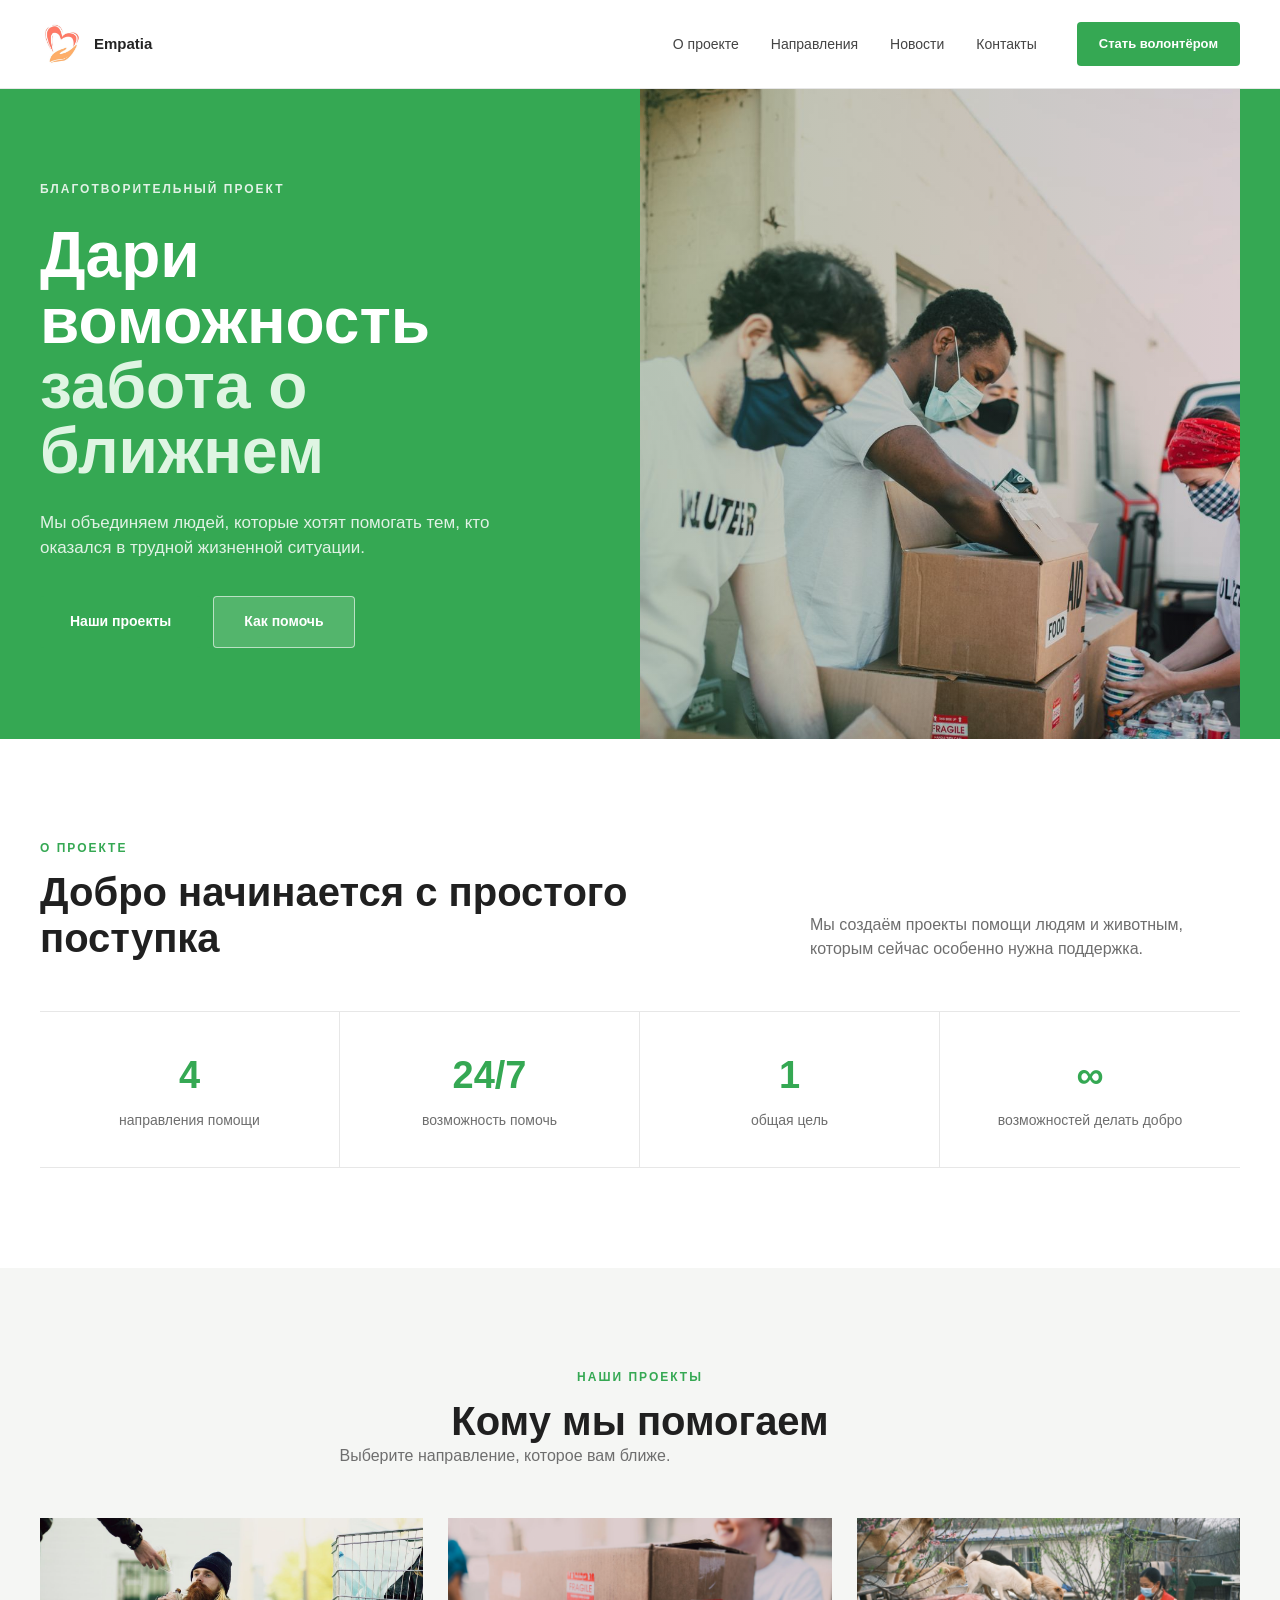
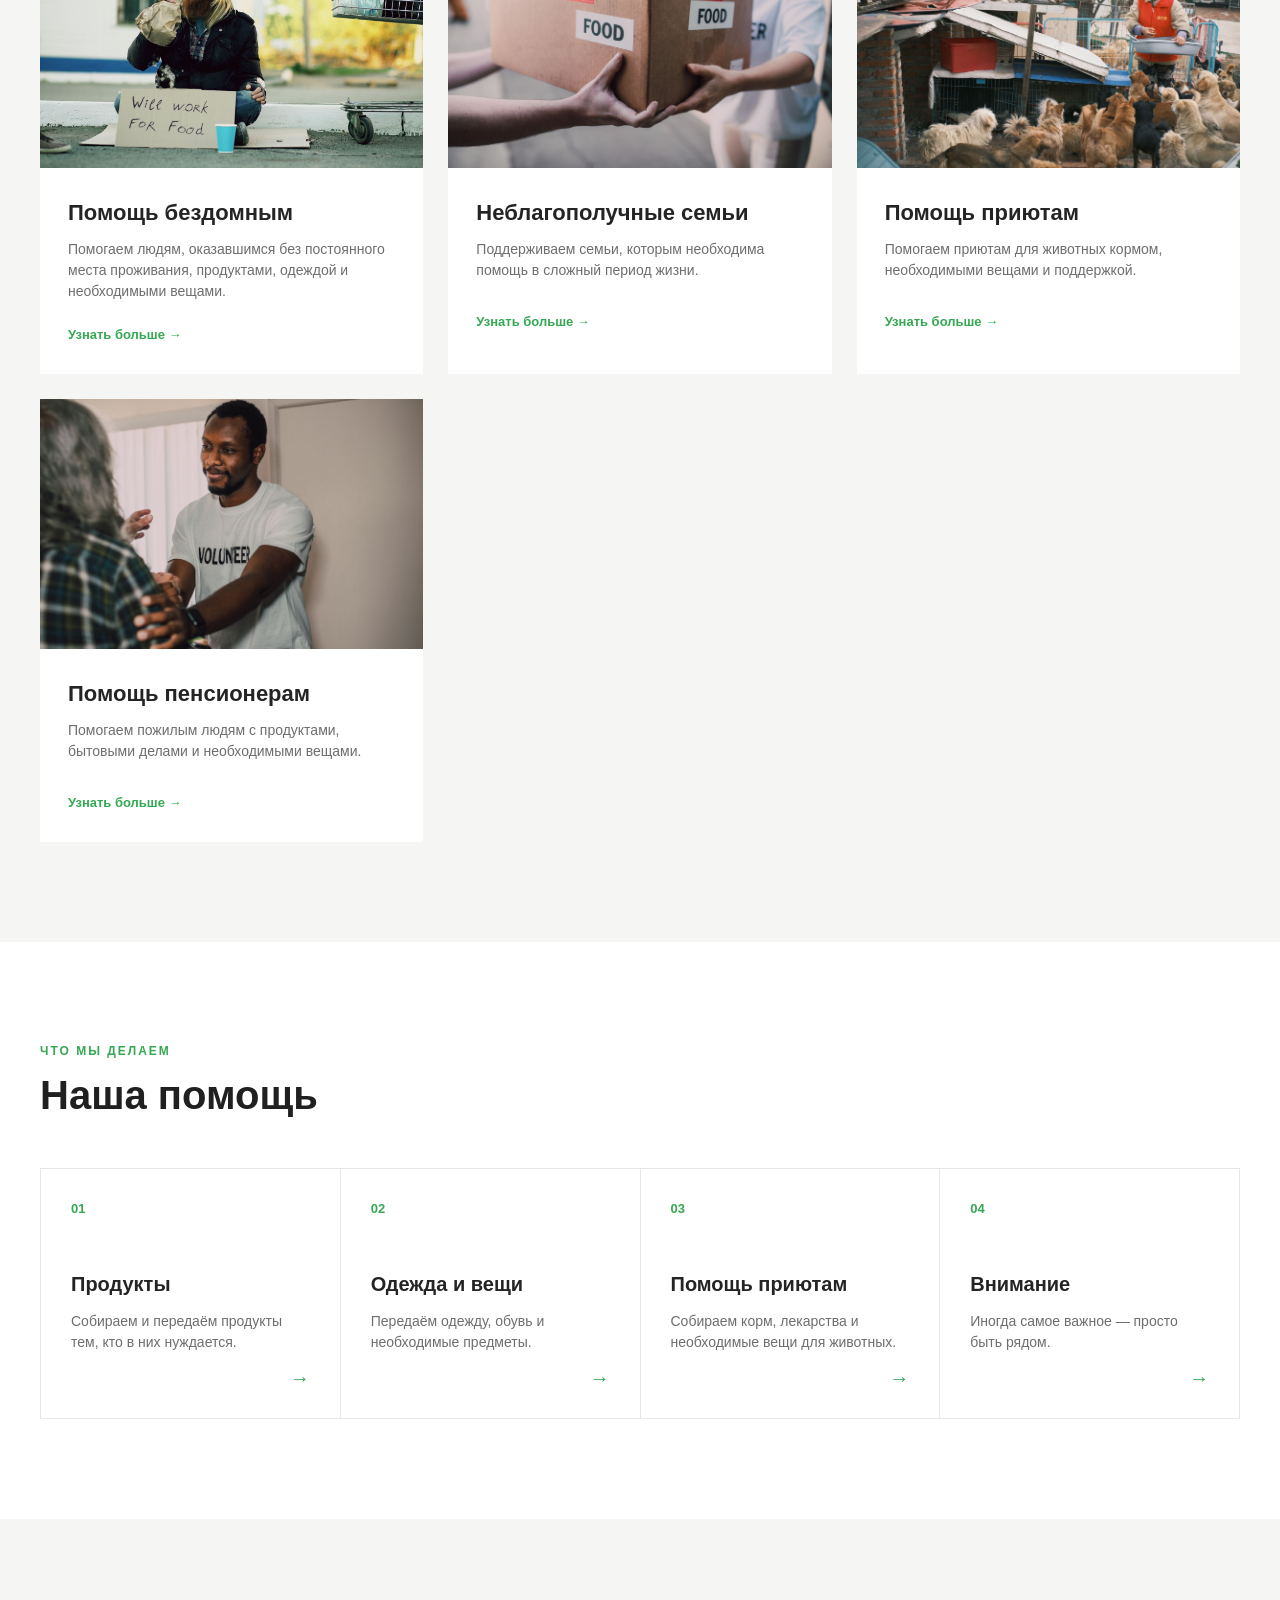
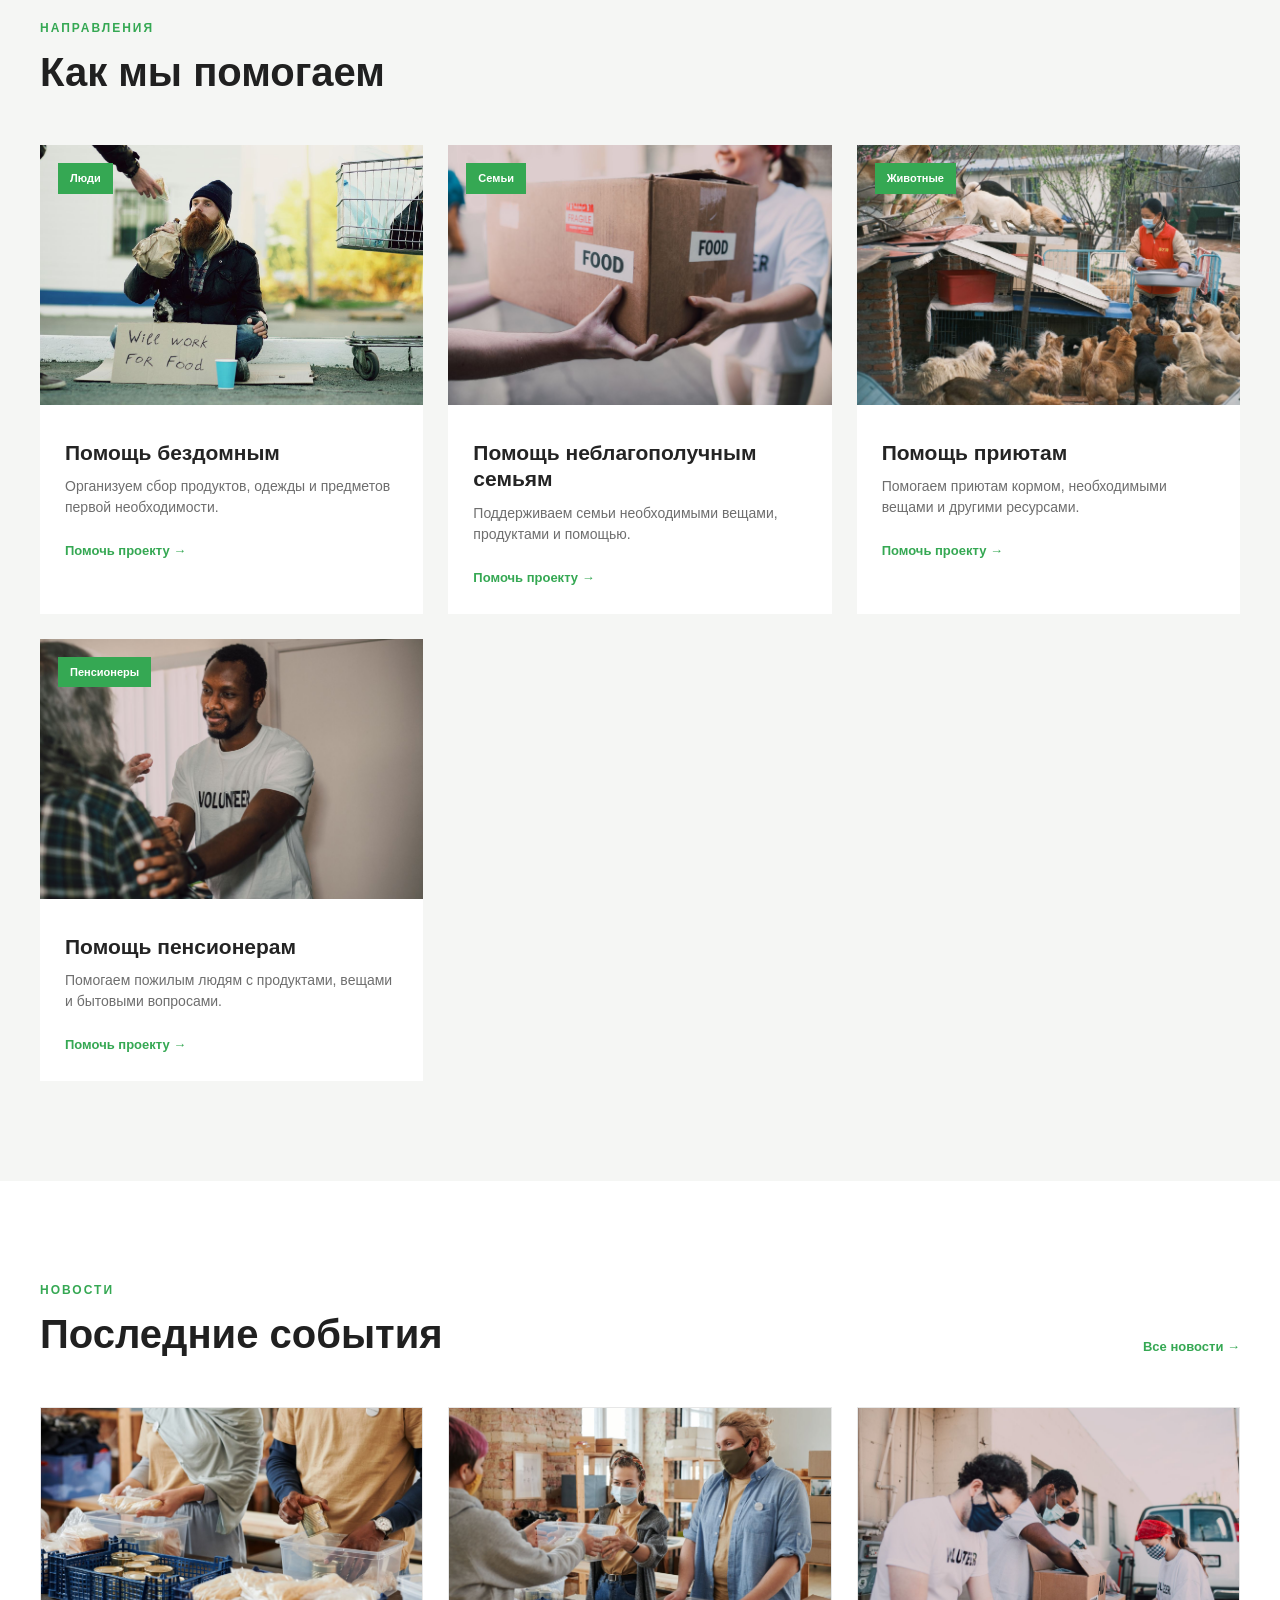
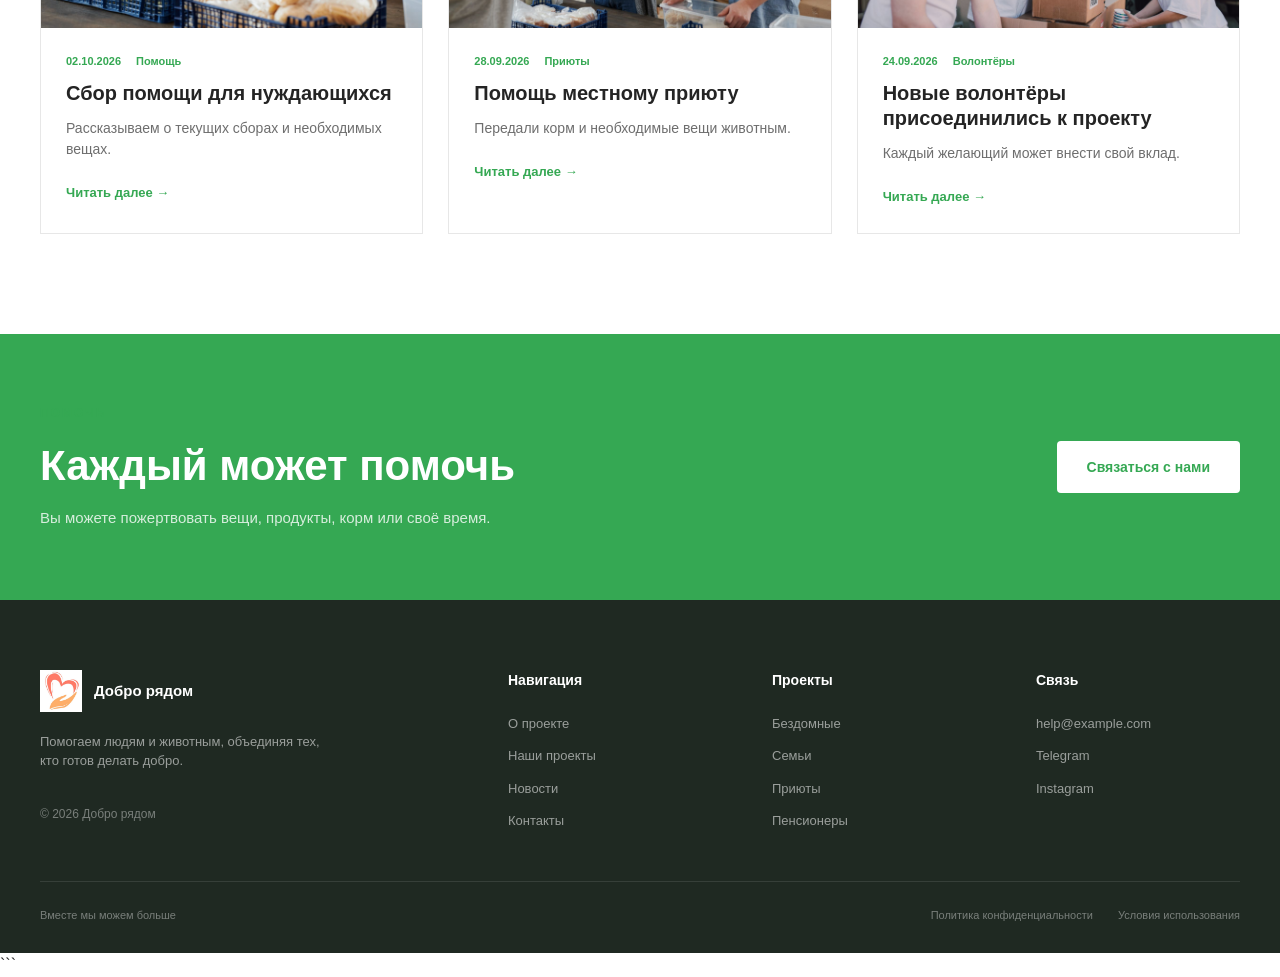
<file: index.html>
<!DOCTYPE html>
<html lang="ru">

<head>
    <meta charset="UTF-8">
    <meta name="viewport" content="width=device-width, initial-scale=1.0">

    <title>Добро рядом — помощь тем, кто нуждается</title>

    <link rel="stylesheet" href="css/style.css">
</head>

<body>

<header class="header">

    <div class="container header__inner">

        <a href="#" class="logo">

            <div class="logo__icon">
                <img src="images/logo.jpg" alt="text">
            </div>

            <div class="logo__text">
                Empatia
            </div>

        </a>


        <nav class="nav">

            <a href="#about">О проекте</a>
            <a href="#projects">Направления</a>
            <a href="#news">Новости</a>
            <a href="#contacts">Контакты</a>

        </nav>


        <div class="header__actions">

            <a href="volunteer.html" class="header__button">
                Стать волонтёром
            </a>

        </div>


        <button class="menu-button">

            <span></span>
            <span></span>
            <span></span>

        </button>

    </div>

</header>


<main>


<section class="hero">

    <div class="container hero__inner">

        <div class="hero__content">

            <div class="hero__label">
                БЛАГОТВОРИТЕЛЬНЫЙ ПРОЕКТ
            </div>


            <h1>

                Дари воможность
                <span>забота о ближнем</span>

            </h1>


            <p>

                Мы объединяем людей, которые хотят
                помогать тем, кто оказался в трудной
                жизненной ситуации.

            </p>


            <div class="hero__buttons">

                <a href="#projects" class="button">
                    Наши проекты
                </a>

                <a href="volunteer.html" class="button button--light">
    Как помочь
</a>
                </a>

            </div>

        </div>


      <div class="hero__image">
    <img src="images/hero.jpg" alt="Помощь людям">
</div>

    </div>

</section>



<!-- =========================
     ABOUT
========================= -->

<section class="about" id="about">

    <div class="container">


        <div class="section-heading">

            <div>

                <span class="section-label">
                    О ПРОЕКТЕ
                </span>

                <h2>
                    Добро начинается
                    с простого поступка
                </h2>

            </div>


            <p>

                Мы создаём проекты помощи людям
                и животным, которым сейчас особенно
                нужна поддержка.

            </p>

        </div>


        <div class="stats">


            <div class="stat">

                <strong>4</strong>

                <span>
                    направления помощи
                </span>

            </div>


            <div class="stat">

                <strong>24/7</strong>

                <span>
                    возможность помочь
                </span>

            </div>


            <div class="stat">

                <strong>1</strong>

                <span>
                    общая цель
                </span>

            </div>


            <div class="stat">

                <strong>∞</strong>

                <span>
                    возможностей делать добро
                </span>

            </div>


        </div>

    </div>

</section>



<!-- =========================
     PROJECTS
========================= -->

<section class="choice" id="projects">

    <div class="container">


        <div class="section-heading center">

            <span class="section-label">
                НАШИ ПРОЕКТЫ
            </span>


            <h2>
                Кому мы помогаем
            </h2>


            <p>

                Выберите направление,
                которое вам ближе.

            </p>

        </div>



        <div class="choice__grid">


            <!-- БЕЗДОМНЫЕ -->

            <a href="#homeless" class="choice-card">

                <div class="choice-card__image">

                    <img
                        src="images/card-1.jpg"
                        alt="Помощь бездомным"
                    >

                </div>


                <div class="choice-card__content">

                    <h3>
                        Помощь бездомным
                    </h3>


                    <p>

                        Помогаем людям, оказавшимся
                        без постоянного места проживания,
                        продуктами, одеждой и необходимыми
                        вещами.

                    </p>


                    <span>
                        Узнать больше →
                    </span>

                </div>

            </a>



            <!-- СЕМЬИ -->

            <a href="#families" class="choice-card">

                <div class="choice-card__image">

                    <img
                        src="images/card-2.jpg"
                        alt="Помощь семьям"
                    >

                </div>


                <div class="choice-card__content">

                    <h3>
                        Неблагополучные семьи
                    </h3>


                    <p>

                        Поддерживаем семьи,
                        которым необходима помощь
                        в сложный период жизни.

                    </p>


                    <span>
                        Узнать больше →
                    </span>

                </div>

            </a>



            <!-- ПРИЮТЫ -->

            <a href="#shelters" class="choice-card">

                <div class="choice-card__image">

                    <img
                        src="images/card-3.jpg"
                        alt="Помощь приютам"
                    >

                </div>


                <div class="choice-card__content">

                    <h3>
                        Помощь приютам
                    </h3>


                    <p>

                        Помогаем приютам для животных
                        кормом, необходимыми вещами
                        и поддержкой.

                    </p>


                    <span>
                        Узнать больше →
                    </span>

                </div>

            </a>



            <!-- ПЕНСИОНЕРЫ -->

            <a href="#elderly" class="choice-card">

                <div class="choice-card__image">

                    <img
                        src="images/card-4.jpg"
                        alt="Помощь пенсионерам"
                    >

                </div>


                <div class="choice-card__content">

                    <h3>
                        Помощь пенсионерам
                    </h3>


                    <p>

                        Помогаем пожилым людям
                        с продуктами, бытовыми делами
                        и необходимыми вещами.

                    </p>


                    <span>
                        Узнать больше →
                    </span>

                </div>

            </a>


        </div>

    </div>

</section>



<!-- =========================
     DIRECTIONS
========================= -->

<section class="directions">

    <div class="container">


        <div class="section-heading">

            <div>

                <span class="section-label">
                    ЧТО МЫ ДЕЛАЕМ
                </span>


                <h2>
                    Наша помощь
                </h2>

            </div>

        </div>



        <div class="directions__grid">


            <a href="#help" class="direction">

                <div class="direction__number">
                    01
                </div>


                <h3>
                    Продукты
                </h3>


                <p>
                    Собираем и передаём продукты
                    тем, кто в них нуждается.
                </p>


                <span>
                    →
                </span>

            </a>



            <a href="#help" class="direction">

                <div class="direction__number">
                    02
                </div>


                <h3>
                    Одежда и вещи
                </h3>


                <p>
                    Передаём одежду, обувь
                    и необходимые предметы.
                </p>


                <span>
                    →
                </span>

            </a>



            <a href="#help" class="direction">

                <div class="direction__number">
                    03
                </div>


                <h3>
                    Помощь приютам
                </h3>


                <p>
                    Собираем корм, лекарства
                    и необходимые вещи для животных.
                </p>


                <span>
                    →
                </span>

            </a>



            <a href="#help" class="direction">

                <div class="direction__number">
                    04
                </div>


                <h3>
                    Внимание
                </h3>


                <p>
                    Иногда самое важное —
                    просто быть рядом.
                </p>


                <span>
                    →
                </span>

            </a>


        </div>

    </div>

</section>



<!-- =========================
     PROJECT DETAILS
========================= -->

<section class="projects">

    <div class="container">


        <div class="section-heading">

            <div>

                <span class="section-label">
                    НАПРАВЛЕНИЯ
                </span>


                <h2>
                    Как мы помогаем
                </h2>

            </div>

        </div>



        <div class="projects__grid">


            <article class="project" id="homeless">

                <div class="project__image">

                    <img
                        src="images/card-1.jpg"
                        alt="Помощь бездомным"
                    >

                    <span class="project__tag">
                        Люди
                    </span>

                </div>


                <div class="project__content">

                    <h3>
                        Помощь бездомным
                    </h3>


                    <p>

                        Организуем сбор продуктов,
                        одежды и предметов первой
                        необходимости.

                    </p>


                    <a href="#help">
                        Помочь проекту →
                    </a>

                </div>

            </article>



            <article class="project" id="families">

                <div class="project__image">

                    <img
                        src="images/card-2.jpg"
                        alt="Помощь семьям"
                    >

                    <span class="project__tag">
                        Семьи
                    </span>

                </div>


                <div class="project__content">

                    <h3>
                        Помощь неблагополучным семьям
                    </h3>


                    <p>

                        Поддерживаем семьи
                        необходимыми вещами,
                        продуктами и помощью.

                    </p>


                    <a href="#help">
                        Помочь проекту →
                    </a>

                </div>

            </article>



            <article class="project" id="shelters">

                <div class="project__image">

                    <img
                        src="images/card-3.jpg"
                        alt="Помощь приютам"
                    >

                    <span class="project__tag">
                        Животные
                    </span>

                </div>


                <div class="project__content">

                    <h3>
                        Помощь приютам
                    </h3>


                    <p>

                        Помогаем приютам кормом,
                        необходимыми вещами
                        и другими ресурсами.

                    </p>


                    <a href="#help">
                        Помочь проекту →
                    </a>

                </div>

            </article>



            <article class="project" id="elderly">

                <div class="project__image">

                    <img
                        src="images/card-4.jpg"
                        alt="Помощь пенсионерам"
                    >

                    <span class="project__tag">
                        Пенсионеры
                    </span>

                </div>


                <div class="project__content">

                    <h3>
                        Помощь пенсионерам
                    </h3>


                    <p>

                        Помогаем пожилым людям
                        с продуктами, вещами
                        и бытовыми вопросами.

                    </p>


                    <a href="#help">
                        Помочь проекту →
                    </a>

                </div>

            </article>


        </div>

    </div>

</section>



<!-- =========================
     NEWS
========================= -->

<section class="news" id="news">

    <div class="container">


        <div class="section-heading">

            <div>

                <span class="section-label">
                    НОВОСТИ
                </span>


                <h2>
                    Последние события
                </h2>

            </div>


            <a href="#" class="more">
                Все новости →
            </a>

        </div>



        <div class="news__grid">


            <article class="news-card">

                <img
                    src="images/news/news-1.jpg"
                    alt="Новость"
                >


                <div class="news-card__content">

                    <div class="news-card__meta">

                        <span>
                            02.10.2026
                        </span>

                        <span>
                            Помощь
                        </span>

                    </div>


                    <h3>
                        Сбор помощи для нуждающихся
                    </h3>


                    <p>

                        Рассказываем о текущих
                        сборах и необходимых вещах.

                    </p>


                    <a href="#">
                        Читать далее →
                    </a>

                </div>

            </article>



            <article class="news-card">

                <img
                    src="images/news/news-2.jpg"
                    alt="Новость"
                >


                <div class="news-card__content">

                    <div class="news-card__meta">

                        <span>
                            28.09.2026
                        </span>

                        <span>
                            Приюты
                        </span>

                    </div>


                    <h3>
                        Помощь местному приюту
                    </h3>


                    <p>

                        Передали корм и необходимые
                        вещи животным.

                    </p>


                    <a href="#">
                        Читать далее →
                    </a>

                </div>

            </article>



            <article class="news-card">

                <img
                    src="images/news/news-3.jpg"
                    alt="Новость"
                >


                <div class="news-card__content">

                    <div class="news-card__meta">

                        <span>
                            24.09.2026
                        </span>

                        <span>
                            Волонтёры
                        </span>

                    </div>


                    <h3>
                        Новые волонтёры присоединились
                        к проекту
                    </h3>


                    <p>

                        Каждый желающий может
                        внести свой вклад.

                    </p>


                    <a href="#">
                        Читать далее →
                    </a>

                </div>

            </article>


        </div>

    </div>

</section>



<!-- =========================
     HELP
========================= -->

<section class="cta" id="help">

    <div class="container">

        <div class="cta__inner">

            <div>

                <span class="section-label">
                    ПОМОЧЬ
                </span>


                <h2>
                    Каждый может помочь
                </h2>


                <p>

                    Вы можете пожертвовать вещи,
                    продукты, корм или своё время.

                </p>

            </div>


            <a href="mailto:help@example.com"
               class="button button--white">

                Связаться с нами

            </a>

        </div>

    </div>

</section>


</main>



<!-- =========================
     FOOTER
========================= -->

<footer class="footer" id="contacts">

    <div class="container">


        <div class="footer__grid">


            <div class="footer__brand">

                <a href="#" class="logo">

                    <div class="logo__icon">

                        <img
                            src="images/logo.jpg"
                            alt="Добро рядом"
                        >

                    </div>


                    <div class="logo__text">
                        Добро рядом
                    </div>

                </a>


                <p>

                    Помогаем людям и животным,
                    объединяя тех, кто готов
                    делать добро.

                </p>


                <span class="copyright">

                    © 2026 Добро рядом

                </span>

            </div>



            <div class="footer__column">

                <h3>
                    Навигация
                </h3>

                <a href="#about">
                    О проекте
                </a>

                <a href="#projects">
                    Наши проекты
                </a>

                <a href="#news">
                    Новости
                </a>

                <a href="#contacts">
                    Контакты
                </a>

            </div>



            <div class="footer__column">

                <h3>
                    Проекты
                </h3>

                <a href="#homeless">
                    Бездомные
                </a>

                <a href="#families">
                    Семьи
                </a>

                <a href="#shelters">
                    Приюты
                </a>

                <a href="#elderly">
                    Пенсионеры
                </a>

            </div>



            <div class="footer__column">

                <h3>
                    Связь
                </h3>

                <a href="mailto:help@example.com">
                    help@example.com
                </a>

                <a href="#">
                    Telegram
                </a>

                <a href="#">
                    Instagram
                </a>

            </div>


        </div>



        <div class="footer__bottom">

            <span>
                Вместе мы можем больше
            </span>


            <div>

                <a href="#">
                    Политика конфиденциальности
                </a>

                <a href="#">
                    Условия использования
                </a>

            </div>

        </div>

    </div>

</footer>



<script src="js/script.js"></script>

</body>

</html>
```
</file>
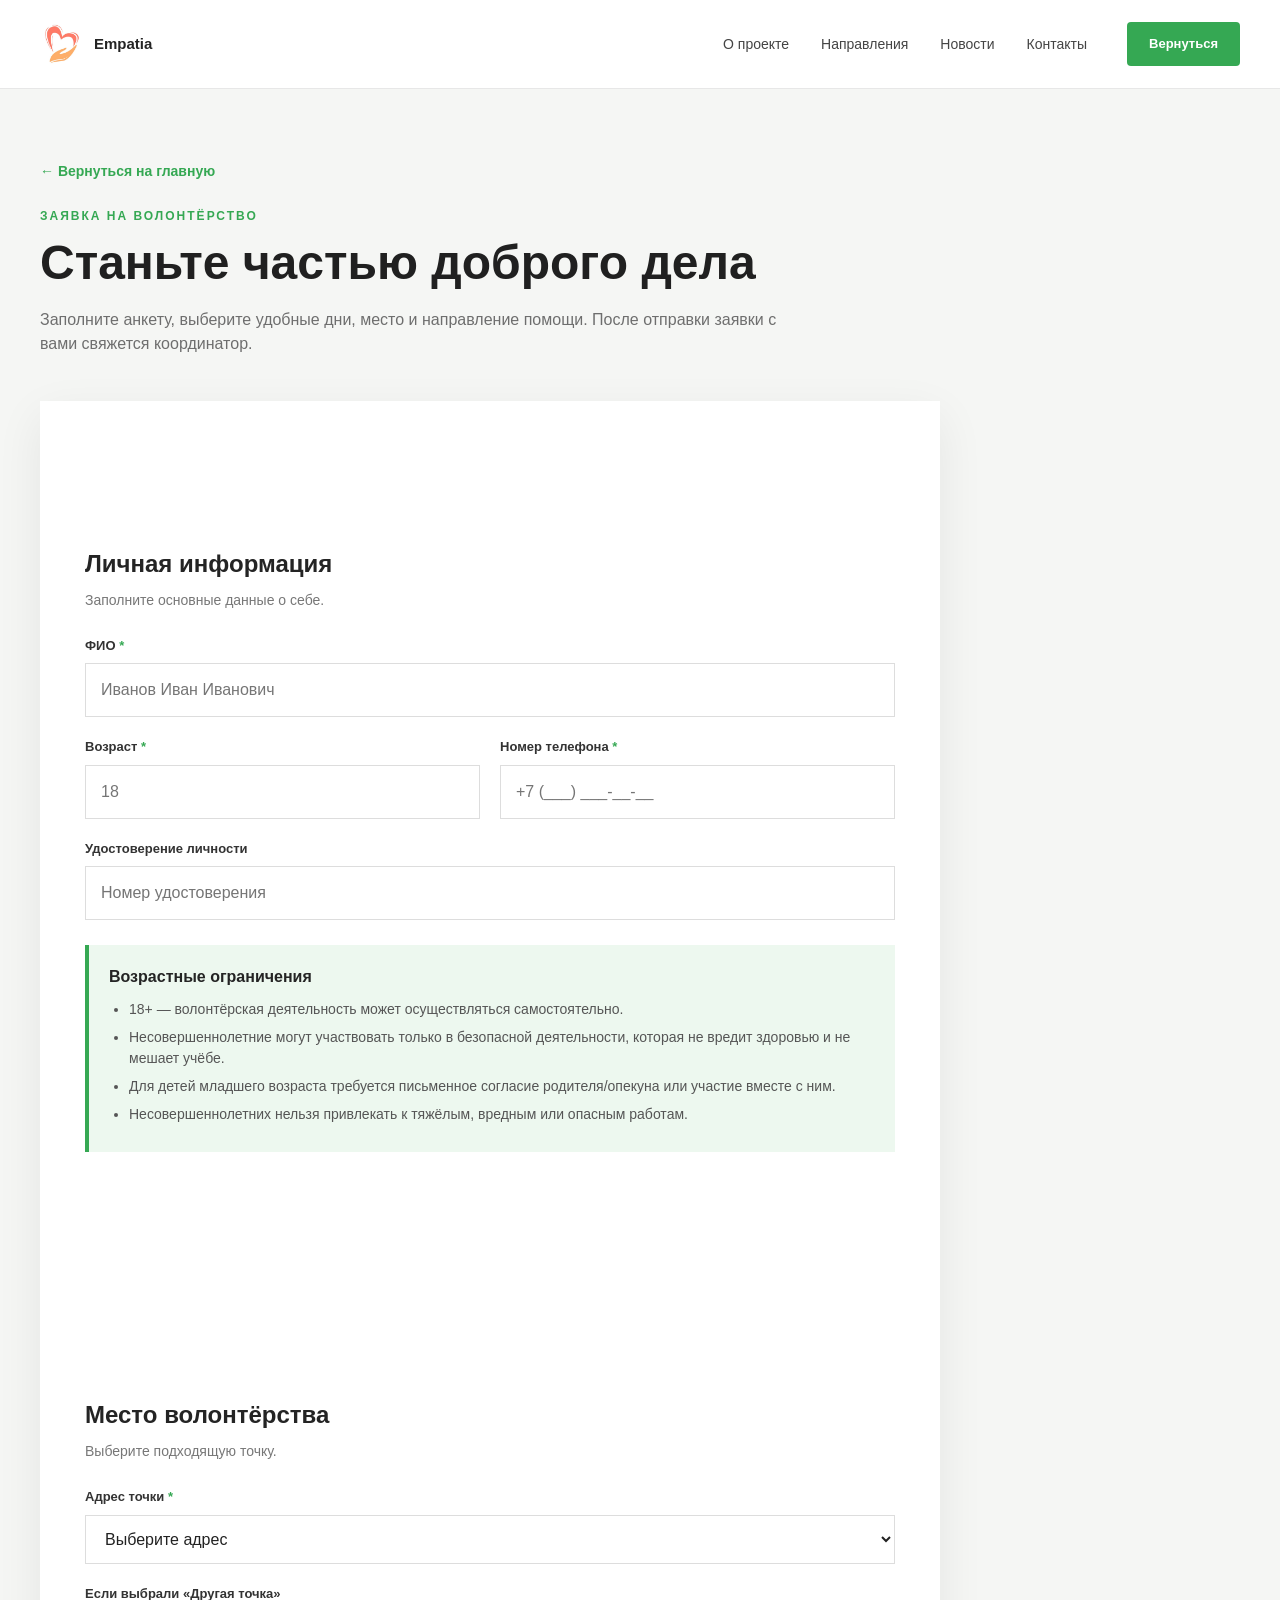
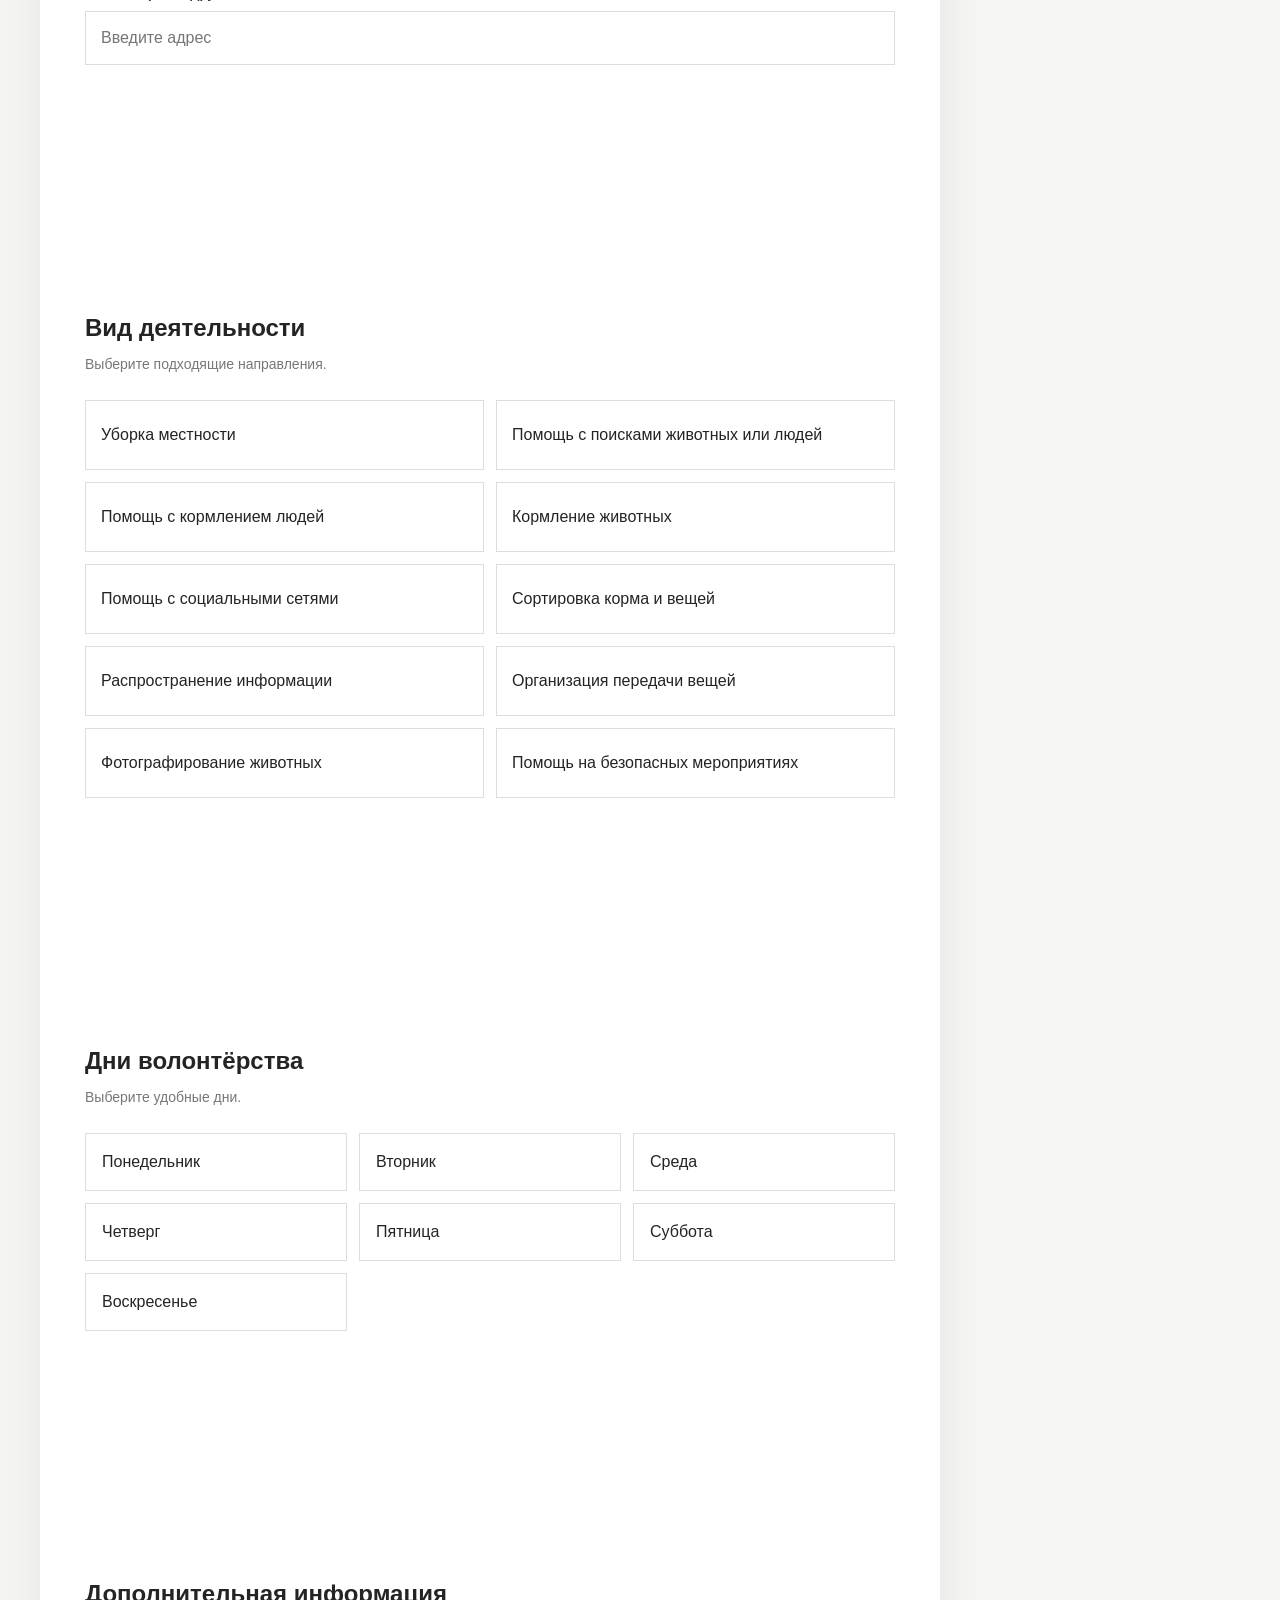
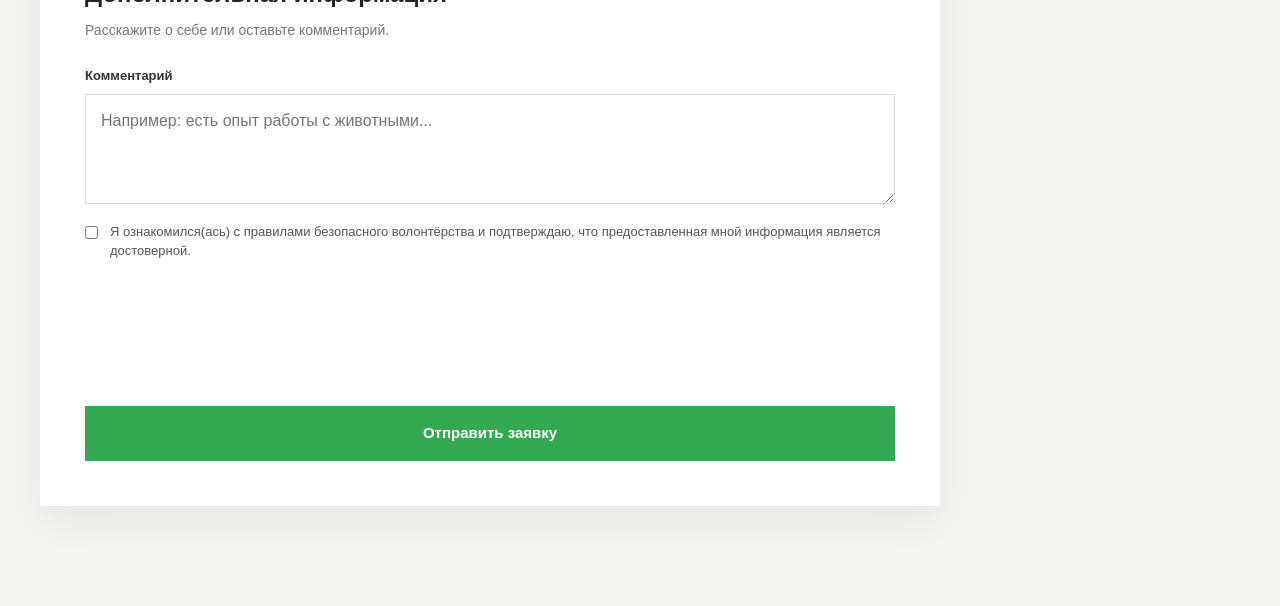
<file: volunteer.html>
<!DOCTYPE html>
<html lang="ru">

<head>
    <meta charset="UTF-8">
    <meta name="viewport" content="width=device-width, initial-scale=1.0">

    <title>Стать волонтёром — Добро рядом</title>

    <link rel="stylesheet" href="css/style.css">

    <style>

        .volunteer-page {
            background: #f5f6f4;
            min-height: calc(100vh - 88px);
            padding: 70px 0 100px;
        }

        .volunteer-header {
            max-width: 760px;
            margin-bottom: 45px;
        }

        .volunteer-header h1 {
            font-size: 48px;
            line-height: 1.1;
            margin-bottom: 18px;
            color: #202020;
        }

        .volunteer-header p {
            color: #6e6e6e;
            font-size: 16px;
        }

        .volunteer-form {
            max-width: 900px;
            background: #fff;
            padding: 45px;
            box-shadow: 0 15px 45px rgba(0,0,0,0.07);
        }

        .form-section {
            margin-bottom: 45px;
        }

        .form-section:last-child {
            margin-bottom: 0;
        }

        .form-section h2 {
            margin-bottom: 8px;
            font-size: 24px;
        }

        .form-section-description {
            margin-bottom: 25px;
            color: #777;
            font-size: 14px;
        }

        .form-grid {
            display: grid;
            grid-template-columns: repeat(2, 1fr);
            gap: 20px;
        }

        .form-group {
            display: flex;
            flex-direction: column;
            gap: 8px;
        }

        .form-group.full {
            grid-column: 1 / -1;
        }

        .form-group label {
            font-size: 13px;
            font-weight: 700;
            color: #333;
        }

        .form-group input,
        .form-group select,
        .form-group textarea {
            width: 100%;
            padding: 14px 15px;
            border: 1px solid #ddd;
            background: #fff;
            color: #222;
            font: inherit;
            outline: none;
            transition: 0.2s ease;
        }

        .form-group textarea {
            min-height: 110px;
            resize: vertical;
        }

        .form-group input:focus,
        .form-group select:focus,
        .form-group textarea:focus {
            border-color: #35a853;
            box-shadow: 0 0 0 3px rgba(53,168,83,0.08);
        }

        .required {
            color: #35a853;
        }

        .days-grid {
            display: grid;
            grid-template-columns: repeat(3, 1fr);
            gap: 12px;
        }

        .day-option input {
            display: none;
        }

        .day-option label {
            display: block;
            padding: 16px;
            border: 1px solid #ddd;
            background: #fff;
            cursor: pointer;
            transition: 0.2s ease;
        }

        .day-option label:hover {
            border-color: #35a853;
        }

        .day-option input:checked + label {
            background: #35a853;
            color: white;
            border-color: #35a853;
        }

        .activity-grid {
            display: grid;
            grid-template-columns: repeat(2, 1fr);
            gap: 12px;
        }

        .activity-option input {
            display: none;
        }

        .activity-option label {
            display: flex;
            align-items: center;
            min-height: 70px;
            padding: 15px;
            border: 1px solid #ddd;
            background: #fff;
            cursor: pointer;
            transition: 0.2s ease;
        }

        .activity-option label:hover {
            border-color: #35a853;
        }

        .activity-option input:checked + label {
            border-color: #35a853;
            background: #edf8ef;
        }

        .age-info {
            padding: 20px;
            margin-top: 25px;
            background: #edf8ef;
            border-left: 4px solid #35a853;
        }

        .age-info h3 {
            margin-bottom: 10px;
            font-size: 16px;
        }

        .age-info ul {
            padding-left: 20px;
            color: #555;
            font-size: 14px;
        }

        .age-info li {
            margin-bottom: 7px;
        }

        .parent-consent {
            display: none;
            margin-top: 20px;
            padding: 20px;
            background: #fff8e8;
            border-left: 4px solid #d89b22;
        }

        .parent-consent.active {
            display: block;
        }

        .checkbox {
            display: flex;
            align-items: flex-start;
            gap: 12px;
            margin-top: 18px;
        }

        .checkbox input {
            margin-top: 4px;
            accent-color: #35a853;
        }

        .checkbox label {
            font-size: 13px;
            color: #555;
        }

        .submit-button {
            width: 100%;
            min-height: 55px;
            padding: 0 25px;
            border: 0;
            background: #35a853;
            color: white;
            font-size: 15px;
            font-weight: 700;
            cursor: pointer;
            transition: 0.3s ease;
        }

        .submit-button:hover {
            background: #21863b;
        }

        .form-message {
            display: none;
            margin-top: 20px;
            padding: 18px;
            background: #edf8ef;
            color: #21863b;
            border-left: 4px solid #35a853;
        }

        .back-link {
            display: inline-block;
            margin-bottom: 25px;
            color: #35a853;
            font-size: 14px;
            font-weight: 700;
        }

        @media (max-width: 700px) {

            .volunteer-page {
                padding: 45px 0 70px;
            }

            .volunteer-header h1 {
                font-size: 36px;
            }

            .volunteer-form {
                padding: 25px 20px;
            }

            .form-grid,
            .activity-grid {
                grid-template-columns: 1fr;
            }

            .days-grid {
                grid-template-columns: repeat(2, 1fr);
            }

        }

    </style>
</head>


<body>


<header class="header">

    <div class="container header__inner">

        <a href="index.html" class="logo">

            <div class="logo__icon">
                <img src="images/logo.jpg" alt="Добро рядом">
            </div>

            <div class="logo__text">
                Empatia
            </div>

        </a>


        <nav class="nav">

            <a href="index.html#about">
                О проекте
            </a>

            <a href="index.html#projects">
                Направления
            </a>

            <a href="index.html#news">
                Новости
            </a>

            <a href="index.html#contacts">
                Контакты
            </a>

        </nav>


        <div class="header__actions">

            <a href="index.html" class="header__button">
                Вернуться
            </a>

        </div>


        <button class="menu-button">

            <span></span>
            <span></span>
            <span></span>

        </button>

    </div>

</header>


<main class="volunteer-page">

    <div class="container">


        <a href="index.html" class="back-link">
            ← Вернуться на главную
        </a>


        <div class="volunteer-header">

            <span class="section-label">
                ЗАЯВКА НА ВОЛОНТЁРСТВО
            </span>

            <h1>
                Станьте частью
                доброго дела
            </h1>

            <p>
                Заполните анкету, выберите удобные дни,
                место и направление помощи.
                После отправки заявки с вами свяжется
                координатор.
            </p>

        </div>


        <form class="volunteer-form" id="volunteerForm">


            <!-- ЛИЧНЫЕ ДАННЫЕ -->

            <section class="form-section">

                <h2>
                    Личная информация
                </h2>

                <p class="form-section-description">
                    Заполните основные данные о себе.
                </p>


                <div class="form-grid">


                    <div class="form-group full">

                        <label for="fullname">
                            ФИО <span class="required">*</span>
                        </label>

                        <input
                            type="text"
                            id="fullname"
                            name="fullname"
                            placeholder="Иванов Иван Иванович"
                            required
                        >

                    </div>


                    <div class="form-group">

                        <label for="age">
                            Возраст <span class="required">*</span>
                        </label>

                        <input
                            type="number"
                            id="age"
                            name="age"
                            min="1"
                            max="100"
                            placeholder="18"
                            required
                        >

                    </div>


                    <div class="form-group">

                        <label for="phone">
                            Номер телефона <span class="required">*</span>
                        </label>

                        <input
                            type="tel"
                            id="phone"
                            name="phone"
                            placeholder="+7 (___) ___-__-__"
                            required
                        >

                    </div>


                    <div class="form-group full">

                        <label for="idnumber">
                            Удостоверение личности
                        </label>

                        <input
                            type="text"
                            id="idnumber"
                            name="idnumber"
                            placeholder="Номер удостоверения"
                        >

                    </div>


                </div>


                <div class="age-info">

                    <h3>
                        Возрастные ограничения
                    </h3>

                    <ul>

                        <li>
                            18+ — волонтёрская деятельность
                            может осуществляться самостоятельно.
                        </li>

                        <li>
                            Несовершеннолетние могут участвовать
                            только в безопасной деятельности,
                            которая не вредит здоровью и не мешает учёбе.
                        </li>

                        <li>
                            Для детей младшего возраста требуется
                            письменное согласие родителя/опекуна
                            или участие вместе с ним.
                        </li>

                        <li>
                            Несовершеннолетних нельзя привлекать
                            к тяжёлым, вредным или опасным работам.
                        </li>

                    </ul>

                </div>


                <div class="parent-consent" id="parentConsent">

                    <strong>
                        Для несовершеннолетних
                    </strong>

                    <p>
                        Для участия может потребоваться
                        согласие родителя или законного представителя.
                        Координатор сообщит необходимые требования
                        перед участием.
                    </p>


                    <div class="checkbox">

                        <input
                            type="checkbox"
                            id="parentPermission"
                            name="parentPermission"
                        >

                        <label for="parentPermission">

                            Я подтверждаю, что родитель или законный
                            представитель осведомлён об участии
                            несовершеннолетнего.

                        </label>

                    </div>

                </div>

            </section>



            <!-- МЕСТО -->

            <section class="form-section">

                <h2>
                    Место волонтёрства
                </h2>

                <p class="form-section-description">
                    Выберите подходящую точку.
                </p>


                <div class="form-grid">


                    <div class="form-group full">

                        <label for="address">
                            Адрес точки <span class="required">*</span>
                        </label>

                        <select id="address" name="address" required>

                            <option value="">
                                Выберите адрес
                            </option>

                            <option value="point1">
                                Точка №1 — указать адрес
                            </option>

                            <option value="point2">
                                Точка №2 — указать адрес
                            </option>

                            <option value="point3">
                                Точка №3 — указать адрес
                            </option>

                            <option value="other">
                                Другая точка
                            </option>

                        </select>

                    </div>


                    <div class="form-group full">

                        <label for="customAddress">
                            Если выбрали «Другая точка»
                        </label>

                        <input
                            type="text"
                            id="customAddress"
                            name="customAddress"
                            placeholder="Введите адрес"
                        >

                    </div>


                </div>

            </section>



            <!-- ДЕЯТЕЛЬНОСТЬ -->

            <section class="form-section">

                <h2>
                    Вид деятельности
                </h2>

                <p class="form-section-description">
                    Выберите подходящие направления.
                </p>


                <div class="activity-grid">


                    <div class="activity-option">

                        <input
                            type="checkbox"
                            id="activity-clean"
                            name="activity"
                            value="Уборка местности"
                        >

                        <label for="activity-clean">
                            Уборка местности
                        </label>

                    </div>


                    <div class="activity-option">

                        <input
                            type="checkbox"
                            id="activity-search"
                            name="activity"
                            value="Помощь с поисками животных или людей"
                        >

                        <label for="activity-search">
                            Помощь с поисками животных или людей
                        </label>

                    </div>


                    <div class="activity-option">

                        <input
                            type="checkbox"
                            id="activity-people"
                            name="activity"
                            value="Кормление людей"
                        >

                        <label for="activity-people">
                            Помощь с кормлением людей
                        </label>

                    </div>


                    <div class="activity-option">

                        <input
                            type="checkbox"
                            id="activity-animals"
                            name="activity"
                            value="Кормление животных"
                        >

                        <label for="activity-animals">
                            Кормление животных
                        </label>

                    </div>


                    <div class="activity-option">

                        <input
                            type="checkbox"
                            id="activity-social"
                            name="activity"
                            value="Социальные сети"
                        >

                        <label for="activity-social">
                            Помощь с социальными сетями
                        </label>

                    </div>


                    <div class="activity-option">

                        <input
                            type="checkbox"
                            id="activity-food"
                            name="activity"
                            value="Сортировка корма и вещей"
                        >

                        <label for="activity-food">
                            Сортировка корма и вещей
                        </label>

                    </div>


                    <div class="activity-option">

                        <input
                            type="checkbox"
                            id="activity-info"
                            name="activity"
                            value="Распространение информации"
                        >

                        <label for="activity-info">
                            Распространение информации
                        </label>

                    </div>


                    <div class="activity-option">

                        <input
                            type="checkbox"
                            id="activity-transfer"
                            name="activity"
                            value="Организация передачи вещей"
                        >

                        <label for="activity-transfer">
                            Организация передачи вещей
                        </label>

                    </div>


                    <div class="activity-option">

                        <input
                            type="checkbox"
                            id="activity-photo"
                            name="activity"
                            value="Фотографирование животных"
                        >

                        <label for="activity-photo">
                            Фотографирование животных
                        </label>

                    </div>


                    <div class="activity-option">

                        <input
                            type="checkbox"
                            id="activity-events"
                            name="activity"
                            value="Безопасные мероприятия"
                        >

                        <label for="activity-events">
                            Помощь на безопасных мероприятиях
                        </label>

                    </div>


                </div>

            </section>



            <!-- ДНИ -->

            <section class="form-section">

                <h2>
                    Дни волонтёрства
                </h2>

                <p class="form-section-description">
                    Выберите удобные дни.
                </p>


                <div class="days-grid">


                    <div class="day-option">

                        <input
                            type="checkbox"
                            id="day1"
                            name="days"
                            value="Понедельник"
                        >

                        <label for="day1">
                            Понедельник
                        </label>

                    </div>


                    <div class="day-option">

                        <input
                            type="checkbox"
                            id="day2"
                            name="days"
                            value="Вторник"
                        >

                        <label for="day2">
                            Вторник
                        </label>

                    </div>


                    <div class="day-option">

                        <input
                            type="checkbox"
                            id="day3"
                            name="days"
                            value="Среда"
                        >

                        <label for="day3">
                            Среда
                        </label>

                    </div>


                    <div class="day-option">

                        <input
                            type="checkbox"
                            id="day4"
                            name="days"
                            value="Четверг"
                        >

                        <label for="day4">
                            Четверг
                        </label>

                    </div>


                    <div class="day-option">

                        <input
                            type="checkbox"
                            id="day5"
                            name="days"
                            value="Пятница"
                        >

                        <label for="day5">
                            Пятница
                        </label>

                    </div>


                    <div class="day-option">

                        <input
                            type="checkbox"
                            id="day6"
                            name="days"
                            value="Суббота"
                        >

                        <label for="day6">
                            Суббота
                        </label>

                    </div>


                    <div class="day-option">

                        <input
                            type="checkbox"
                            id="day7"
                            name="days"
                            value="Воскресенье"
                        >

                        <label for="day7">
                            Воскресенье
                        </label>

                    </div>


                </div>

            </section>



            <!-- ДОПОЛНИТЕЛЬНО -->

            <section class="form-section">

                <h2>
                    Дополнительная информация
                </h2>

                <p class="form-section-description">
                    Расскажите о себе или оставьте комментарий.
                </p>


                <div class="form-group">

                    <label for="comment">
                        Комментарий
                    </label>

                    <textarea
                        id="comment"
                        name="comment"
                        placeholder="Например: есть опыт работы с животными..."
                    ></textarea>

                </div>


                <div class="checkbox">

                    <input
                        type="checkbox"
                        id="rules"
                        required
                    >

                    <label for="rules">

                        Я ознакомился(ась) с правилами
                        безопасного волонтёрства и подтверждаю,
                        что предоставленная мной информация
                        является достоверной.

                    </label>

                </div>

            </section>



            <button
                type="submit"
                class="submit-button"
            >
                Отправить заявку
            </button>


            <div
                class="form-message"
                id="formMessage"
            >
                Заявка заполнена. Сейчас она существует
                только в браузере — для реальной отправки
                потребуется подключить сервер или сервис
                обработки форм.
            </div>


        </form>

    </div>

</main>


<script>

const ageInput = document.getElementById("age");
const parentConsent = document.getElementById("parentConsent");

ageInput.addEventListener("input", function () {

    const age = Number(this.value);

    if (age > 0 && age < 18) {

        parentConsent.classList.add("active");

    } else {

        parentConsent.classList.remove("active");

    }

});


const form = document.getElementById("volunteerForm");
const message = document.getElementById("formMessage");


form.addEventListener("submit", function (event) {

    event.preventDefault();

    const activities =
        document.querySelectorAll(
            'input[name="activity"]:checked'
        );

    const days =
        document.querySelectorAll(
            'input[name="days"]:checked'
        );

    if (activities.length === 0) {

        alert(
            "Выберите хотя бы один вид деятельности."
        );

        return;

    }


    if (days.length === 0) {

        alert(
            "Выберите хотя бы один удобный день."
        );

        return;

    }


    if (
        Number(ageInput.value) < 18 &&
        !document.getElementById("parentPermission").checked
    ) {

        alert(
            "Для несовершеннолетнего необходимо подтверждение осведомлённости родителя или законного представителя."
        );

        return;

    }


    message.style.display = "block";

    message.scrollIntoView({
        behavior: "smooth",
        block: "center"
    });

});


</script>


</body>
</html>
</file>
<file: css/style.css>
/* =========================
   RESET
========================= */

* {
    margin: 0;
    padding: 0;
    box-sizing: border-box;
}

html {
    scroll-behavior: smooth;
}

body {
    font-family: Arial, Helvetica, sans-serif;
    background: #ffffff;
    color: #242424;
    line-height: 1.5;
}

a {
    color: inherit;
    text-decoration: none;
}

img {
    display: block;
    width: 100%;
}

button {
    font: inherit;
    border: 0;
    cursor: pointer;
}


/* =========================
   VARIABLES
========================= */

:root {

    --green: #35a853;
    --green-dark: #21863b;
    --green-light: #edf8ef;

    --black: #202020;
    --gray: #6e6e6e;
    --light-gray: #f5f6f4;
    --border: #e7e7e7;

    --white: #ffffff;

    --container: 1200px;

    --radius: 4px;

    --transition: 0.3s ease;
}


/* =========================
   COMMON
========================= */

.container {
    width: min(
        var(--container),
        calc(100% - 40px)
    );

    margin: 0 auto;
}

section {
    padding: 100px 0;
}

.section-label {
    display: block;

    margin-bottom: 12px;

    color: var(--green);

    font-size: 12px;
    font-weight: 700;

    letter-spacing: 2px;
}

.section-heading {

    display: flex;

    align-items: flex-end;
    justify-content: space-between;

    gap: 40px;

    margin-bottom: 50px;
}

.section-heading.center {

    display: block;

    max-width: 700px;

    margin-left: auto;
    margin-right: auto;

    text-align: center;
}

.section-heading h2 {

    font-size: 40px;

    line-height: 1.15;

    font-weight: 600;

    color: var(--black);
}

.section-heading p {

    max-width: 430px;

    color: var(--gray);

    font-size: 16px;
}


/* =========================
   BUTTON
========================= */

.button {

    display: inline-flex;

    align-items: center;
    justify-content: center;

    min-height: 52px;

    padding: 0 30px;

    background: var(--green);

    color: var(--white);

    font-size: 14px;
    font-weight: 700;

    border-radius: var(--radius);

    transition: var(--transition);
}

.button:hover {
    background: var(--green-dark);

    transform: translateY(-2px);
}

.button--light {

    background: rgba(255,255,255,0.15);

    border: 1px solid rgba(255,255,255,0.6);
}

.button--light:hover {
    background: var(--white);
    color: var(--green);
}

.button--white {
    background: var(--white);
    color: var(--green);
}

.button--white:hover {
    background: #f2f2f2;
}


/* =========================
   HEADER
========================= */

.header {

    position: relative;
    z-index: 100;

    background: var(--white);

    border-bottom: 1px solid var(--border);
}

.header__inner {

    min-height: 88px;

    display: flex;

    align-items: center;

    justify-content: space-between;

    gap: 40px;
}


/* LOGO */

.logo {

    display: flex;

    align-items: center;

    gap: 12px;

    flex-shrink: 0;
}

.logo__icon {

    width: 42px;
    height: 42px;

    display: flex;

    align-items: center;
    justify-content: center;
}

.logo__icon img {

    width: 100%;
    height: 100%;

    object-fit: contain;
}

.logo__text {

    font-size: 15px;

    font-weight: 700;

    line-height: 1.15;

    max-width: 150px;
}


/* NAV */

.nav {

    display: flex;

    align-items: center;

    gap: 32px;

    margin-left: auto;
}

.nav a {

    position: relative;

    color: #444;

    font-size: 14px;

    transition: var(--transition);
}

.nav a::after {

    content: "";

    position: absolute;

    left: 0;
    bottom: -8px;

    width: 0;
    height: 2px;

    background: var(--green);

    transition: var(--transition);
}

.nav a:hover {
    color: var(--green);
}

.nav a:hover::after {
    width: 100%;
}


/* HEADER ACTIONS */

.header__actions {

    display: flex;

    align-items: center;

    gap: 15px;
}

.language {

    background: transparent;

    color: #555;

    font-size: 13px;
}

.header__button {

    display: inline-flex;

    align-items: center;
    justify-content: center;

    min-height: 44px;

    padding: 0 22px;

    background: var(--green);

    color: white;

    font-size: 13px;
    font-weight: 700;

    border-radius: var(--radius);

    transition: var(--transition);
}

.header__button:hover {
    background: var(--green-dark);
}


/* MOBILE MENU */

.menu-button {

    display: none;

    width: 42px;
    height: 42px;

    background: transparent;
}

.menu-button span {

    display: block;

    width: 23px;
    height: 2px;

    margin: 5px auto;

    background: var(--black);
}


/* =========================
   HERO
========================= */

.hero {

    position: relative;

    padding: 0;

    background: var(--green);

    color: white;

    overflow: hidden;
}

.hero__inner {

    min-height: 650px;

    display: grid;

    grid-template-columns: 1fr 1fr;

    align-items: stretch;
}

.hero__content {

    display: flex;

    flex-direction: column;

    justify-content: center;

    padding: 70px 60px 70px 0;

    position: relative;

    z-index: 2;
}

.hero__label {

    margin-bottom: 25px;

    font-size: 12px;

    font-weight: 700;

    letter-spacing: 2px;

    opacity: 0.85;
}

.hero h1 {

    max-width: 600px;

    margin-bottom: 25px;

    font-size: clamp(45px, 5vw, 72px);

    line-height: 1.02;

    font-weight: 600;
}

.hero h1 span {
    display: block;

    color: #dff5e3;
}

.hero p {

    max-width: 520px;

    margin-bottom: 35px;

    color: rgba(255,255,255,0.85);

    font-size: 17px;
}

.hero__buttons {

    display: flex;

    flex-wrap: wrap;

    gap: 12px;
}

.hero__image {

    position: relative;

    min-height: 650px;

    overflow: hidden;
}

.hero__image::after {

    content: "";

    position: absolute;

    inset: 0;

    background: linear-gradient(
        90deg,
        rgba(53,168,83,0.2),
        transparent
    );
}

.hero__image img {

    width: 100%;
    height: 100%;

    object-fit: cover;
}

.hero__badge {

    position: absolute;

    z-index: 3;

    left: 30px;
    bottom: 30px;

    width: 190px;

    padding: 20px;

    background: white;

    color: var(--black);

    box-shadow: 0 15px 40px rgba(0,0,0,0.15);
}

.hero__badge strong {

    display: block;

    margin-bottom: 3px;

    color: var(--green);

    font-size: 28px;
}

.hero__badge span {

    font-size: 12px;

    color: var(--gray);
}


/* =========================
   ABOUT
========================= */

.about {
    background: white;
}

.stats {

    display: grid;

    grid-template-columns: repeat(4, 1fr);

    border-top: 1px solid var(--border);

    border-bottom: 1px solid var(--border);
}

.stat {

    padding: 35px 30px;

    border-right: 1px solid var(--border);

    text-align: center;
}

.stat:last-child {
    border-right: 0;
}

.stat strong {

    display: block;

    margin-bottom: 4px;

    color: var(--green);

    font-size: 38px;

    font-weight: 600;
}

.stat span {

    color: var(--gray);

    font-size: 14px;
}


/* =========================
   CHOICE
========================= */

.choice {

    background: var(--light-gray);
}

.choice__grid {

    display: grid;

    grid-template-columns: repeat(3, 1fr);

    gap: 25px;
}

.choice-card {

    display: block;

    background: white;

    overflow: hidden;

    transition: var(--transition);
}

.choice-card:hover {

    transform: translateY(-7px);

    box-shadow:
        0 15px 40px rgba(0,0,0,0.08);
}

.choice-card__image {

    height: 250px;

    overflow: hidden;
}

.choice-card__image img {

    height: 100%;

    object-fit: cover;

    transition: 0.5s ease;
}

.choice-card:hover .choice-card__image img {
    transform: scale(1.05);
}

.choice-card__content {

    padding: 28px;
}

.choice-card__content h3 {

    margin-bottom: 10px;

    font-size: 22px;

    font-weight: 600;
}

.choice-card__content p {

    min-height: 50px;

    margin-bottom: 20px;

    color: var(--gray);

    font-size: 14px;
}

.choice-card__content span {

    color: var(--green);

    font-size: 13px;

    font-weight: 700;
}


/* =========================
   DIRECTIONS
========================= */

.directions {
    background: white;
}

.directions__grid {

    display: grid;

    grid-template-columns: repeat(4, 1fr);

    border-top: 1px solid var(--border);

    border-left: 1px solid var(--border);
}

.direction {

    position: relative;

    min-height: 250px;

    padding: 30px;

    border-right: 1px solid var(--border);

    border-bottom: 1px solid var(--border);

    transition: var(--transition);
}

.direction:hover {

    background: var(--green);

    color: white;
}

.direction__number {

    margin-bottom: 50px;

    color: var(--green);

    font-size: 13px;

    font-weight: 700;
}

.direction:hover .direction__number {
    color: rgba(255,255,255,0.7);
}

.direction h3 {

    margin-bottom: 12px;

    font-size: 20px;
}

.direction p {

    color: var(--gray);

    font-size: 14px;
}

.direction:hover p {
    color: rgba(255,255,255,0.8);
}

.direction > span {

    position: absolute;

    right: 30px;
    bottom: 25px;

    color: var(--green);

    font-size: 20px;
}

.direction:hover > span {
    color: white;
}


/* =========================
   PROJECTS
========================= */

.projects {
    background: var(--light-gray);
}

.projects__grid {

    display: grid;

    grid-template-columns: repeat(3, 1fr);

    gap: 25px;
}

.project {

    background: white;
}

.project__image {

    position: relative;

    height: 260px;

    overflow: hidden;
}

.project__image img {

    width: 100%;
    height: 100%;

    object-fit: cover;

    transition: 0.5s ease;
}

.project:hover .project__image img {
    transform: scale(1.04);
}

.project__tag {

    position: absolute;

    left: 18px;
    top: 18px;

    padding: 7px 12px;

    background: var(--green);

    color: white;

    font-size: 11px;

    font-weight: 700;
}

.project__content {

    padding: 25px;
}

.project__date {

    color: var(--green);

    font-size: 11px;

    font-weight: 700;
}

.project h3 {

    margin: 10px 0;

    font-size: 21px;

    line-height: 1.25;
}

.project p {

    margin-bottom: 20px;

    color: var(--gray);

    font-size: 14px;
}

.project__content a {

    color: var(--green);

    font-size: 13px;

    font-weight: 700;
}


/* =========================
   NEWS
========================= */

.news {
    background: white;
}

.news__grid {

    display: grid;

    grid-template-columns: repeat(3, 1fr);

    gap: 25px;
}

.news-card {

    border: 1px solid var(--border);

    transition: var(--transition);
}

.news-card:hover {

    border-color: #c9e5cf;

    transform: translateY(-4px);
}

.news-card > img {

    height: 220px;

    object-fit: cover;
}

.news-card__content {

    padding: 25px;
}

.news-card__meta {

    display: flex;

    gap: 15px;

    margin-bottom: 12px;

    color: var(--green);

    font-size: 11px;

    font-weight: 700;
}

.news-card h3 {

    margin-bottom: 12px;

    font-size: 20px;

    line-height: 1.25;
}

.news-card p {

    margin-bottom: 20px;

    color: var(--gray);

    font-size: 14px;
}

.news-card a {

    color: var(--green);

    font-size: 13px;

    font-weight: 700;
}


/* =========================
   CTA
========================= */

.cta {

    padding: 70px 0;

    background: var(--green);

    color: white;
}

.cta__inner {

    display: flex;

    align-items: center;

    justify-content: space-between;

    gap: 50px;
}

.cta h2 {

    margin-bottom: 10px;

    font-size: 42px;

    font-weight: 600;
}

.cta p {

    color: rgba(255,255,255,0.8);

    font-size: 15px;
}


/* =========================
   FOOTER
========================= */

.footer {

    padding: 70px 0 30px;

    background: #1f2922;

    color: white;
}

.footer__grid {

    display: grid;

    grid-template-columns: 2fr 1fr 1fr 1fr;

    gap: 60px;

    padding-bottom: 50px;

    border-bottom: 1px solid rgba(255,255,255,0.1);
}

.footer .logo__text {
    color: white;
}

.footer__brand > p {

    max-width: 280px;

    margin: 20px 0 30px;

    color: rgba(255,255,255,0.55);

    font-size: 13px;
}

.copyright {

    color: rgba(255,255,255,0.4);

    font-size: 12px;
}

.footer__column {

    display: flex;

    flex-direction: column;

    gap: 13px;
}

.footer__column h3 {

    margin-bottom: 10px;

    font-size: 14px;
}

.footer__column a {

    color: rgba(255,255,255,0.55);

    font-size: 13px;

    transition: var(--transition);
}

.footer__column a:hover {
    color: white;
}

.footer__bottom {

    display: flex;

    justify-content: space-between;

    gap: 30px;

    padding-top: 25px;

    color: rgba(255,255,255,0.4);

    font-size: 11px;
}

.footer__bottom div {

    display: flex;

    gap: 25px;
}

.footer__bottom a:hover {
    color: white;
}


/* =========================
   MORE LINK
========================= */

.more {

    color: var(--green);

    font-size: 13px;

    font-weight: 700;

    white-space: nowrap;
}

.more:hover {
    text-decoration: underline;
}


/* =========================
   RESPONSIVE
========================= */

@media (max-width: 1000px) {

    .nav {
        gap: 18px;
    }

    .hero__inner {
        grid-template-columns: 1fr;
    }

    .hero__content {
        padding-right: 0;
    }

    .hero__image {
        min-height: 400px;
    }

    .choice__grid,
    .projects__grid,
    .news__grid {
        grid-template-columns: repeat(2, 1fr);
    }

    .directions__grid {
        grid-template-columns: repeat(2, 1fr);
    }

    .footer__grid {
        grid-template-columns: repeat(2, 1fr);
    }
}


@media (max-width: 750px) {

    section {
        padding: 70px 0;
    }

    .container {
        width: min(
            var(--container),
            calc(100% - 30px)
        );
    }

    .nav,
    .header__actions {
        display: none;
    }

    .menu-button {
        display: block;
    }

    .section-heading {
        display: block;
    }

    .section-heading h2 {
        font-size: 32px;
    }

    .section-heading p {
        margin-top: 15px;
    }

    .hero h1 {
        font-size: 46px;
    }

    .hero__image {
        min-height: 350px;
    }

    .stats {
        grid-template-columns: repeat(2, 1fr);
    }

    .stat:nth-child(2) {
        border-right: 0;
    }

    .stat:nth-child(1),
    .stat:nth-child(2) {
        border-bottom: 1px solid var(--border);
    }

    .choice__grid,
    .projects__grid,
    .news__grid,
    .directions__grid {
        grid-template-columns: 1fr;
    }

    .direction {
        min-height: 220px;
    }

    .cta__inner {
        display: block;
    }

    .cta .button {
        margin-top: 25px;
    }

    .cta h2 {
        font-size: 34px;
    }

    .footer__grid {
        grid-template-columns: 1fr;
        gap: 40px;
    }

    .footer__bottom {
        flex-direction: column;
    }

    .footer__bottom div {
        flex-direction: column;
        gap: 10px;
    }
}


@media (max-width: 450px) {

    .hero__content {
        padding: 60px 0;
    }

    .hero h1 {
        font-size: 39px;
    }

    .hero__buttons {
        flex-direction: column;
        align-items: stretch;
    }

    .button {
        width: 100%;
    }

    .stats {
        grid-template-columns: 1fr;
    }

    .stat {
        border-right: 0;
        border-bottom: 1px solid var(--border);
    }

    .stat:last-child {
        border-bottom: 0;
    }

    .choice-card__image,
    .project__image,
    .news-card > img {
        height: 210px;
    }
}

/* =========================
   SCROLL ANIMATION
========================= */

.hidden {

    opacity: 0;

    transform: translateY(25px);

    transition:
        opacity 0.6s ease,
        transform 0.6s ease;
}

.show {

    opacity: 1;

    transform: translateY(0);
}


/* =========================
   MOBILE NAV
========================= */

@media (max-width: 750px) {

    .nav.nav--open {

        display: flex;

        position: absolute;

        left: 0;
        right: 0;
        top: 88px;

        padding: 25px;

        flex-direction: column;

        align-items: flex-start;

        gap: 20px;

        background: white;

        border-bottom: 1px solid var(--border);

        box-shadow: 0 15px 30px rgba(0,0,0,0.08);
    }

    .nav.nav--open a {
        font-size: 16px;
    }

}
</file>
